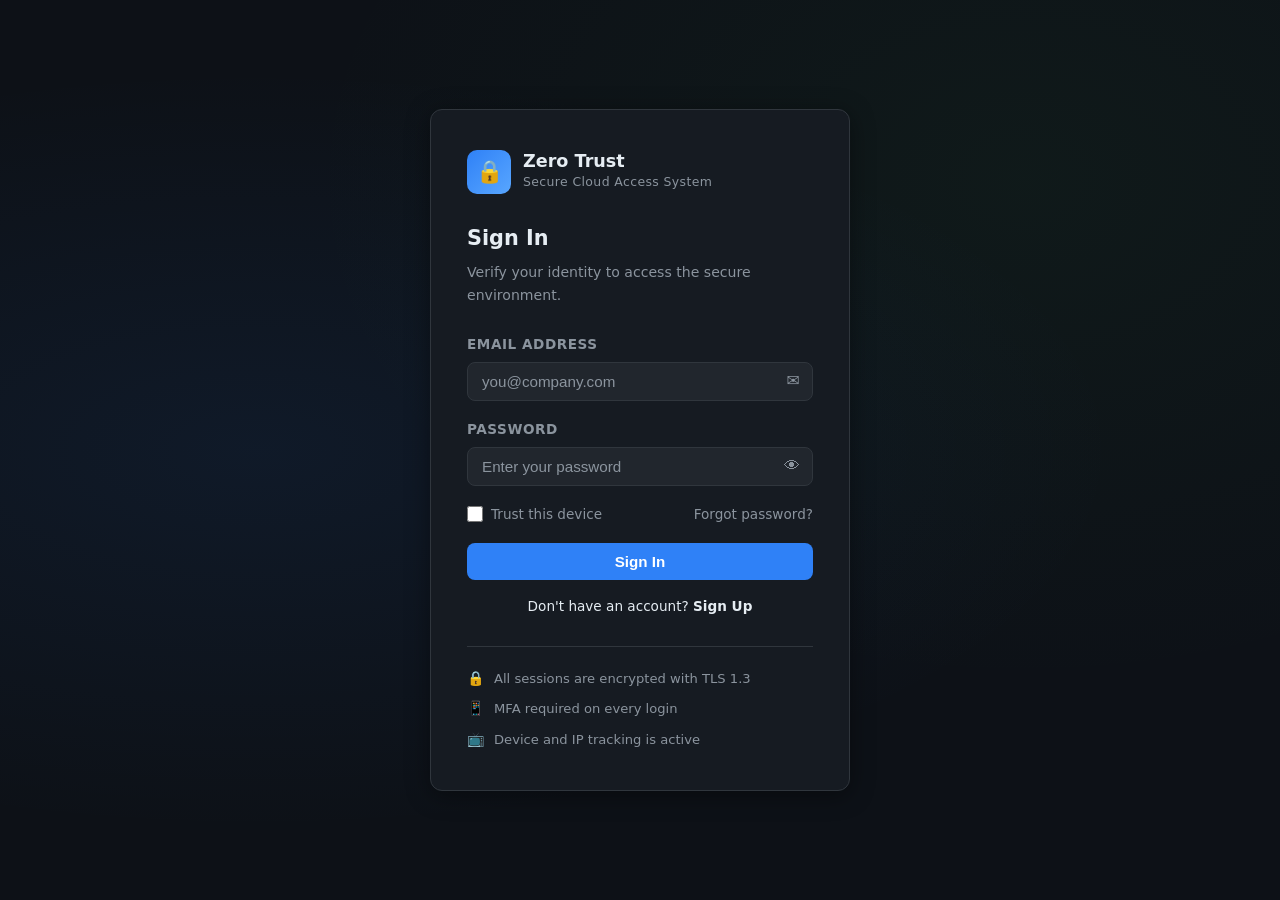
<file: frontend/index.html>
<!DOCTYPE html>
<html lang="en">
<head>
  <meta charset="UTF-8" />
  <meta http-equiv="refresh" content="0; url=pages/login.html" />
  <title>Zero Trust Secure Cloud Access</title>
</head>
<body>
  <p>Redirecting to <a href="pages/login.html">Login</a>...</p>
</body>
</html>
</file>
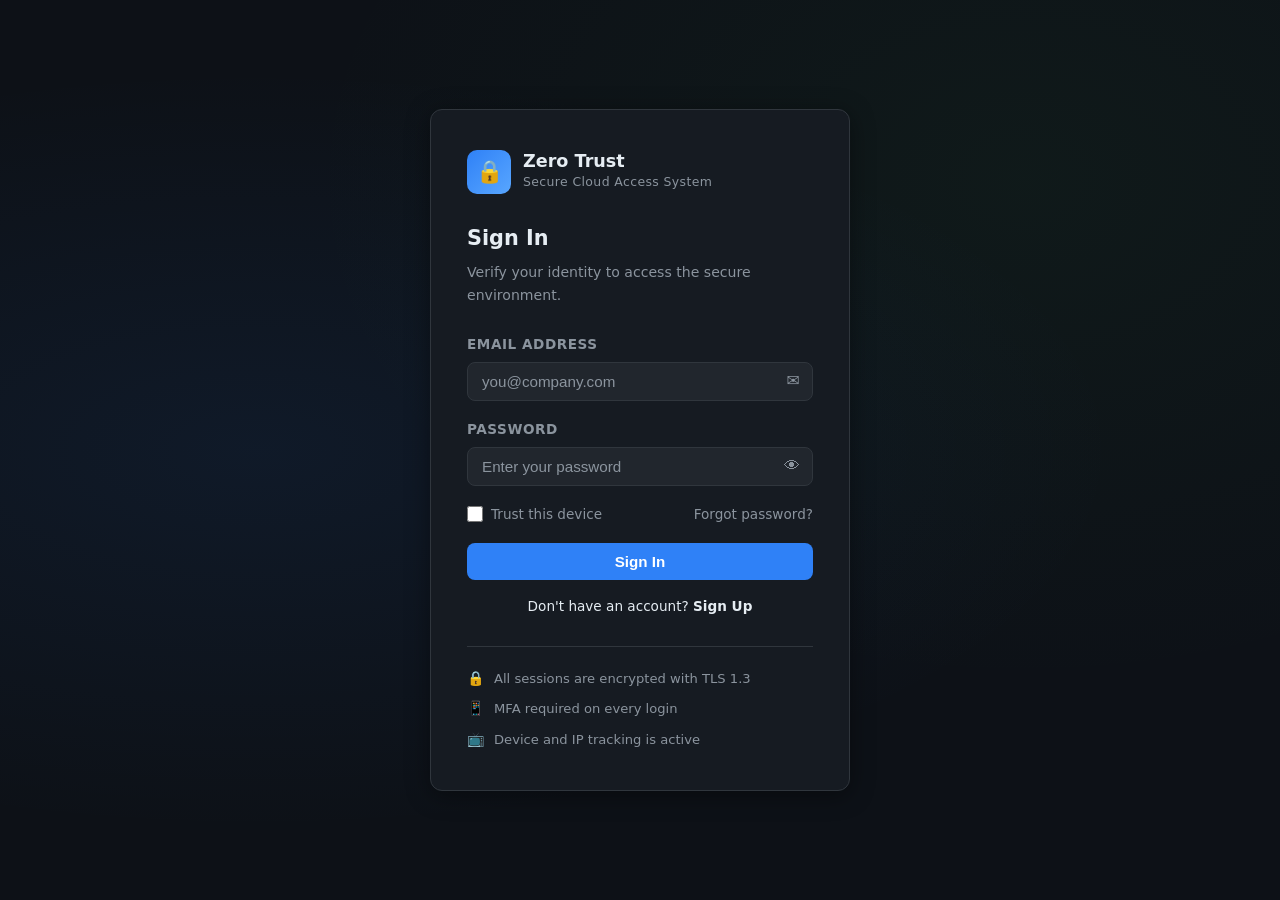
<file: frontend/pages/dashboard.html>
<!DOCTYPE html>
<html lang="en">
<head>
  <meta charset="UTF-8" />
  <meta name="viewport" content="width=device-width, initial-scale=1.0" />
  <title>Dashboard — Zero Trust Secure Cloud Access</title>
  <link rel="stylesheet" href="../css/global.css" />
  <link rel="stylesheet" href="../css/dashboard.css" />
</head>
<body>

<div class="layout">

  <!-- ── Sidebar ─────────────────────────────────────── -->
  <aside class="sidebar" id="sidebar">

    <div class="sidebar-brand">
      <div class="sidebar-brand-icon">&#128274;</div>
      <div>
        <div class="sidebar-brand-name">Zero Trust</div>
        <div class="sidebar-brand-sub">Cloud Access</div>
      </div>
    </div>

    <nav class="sidebar-nav">

      <span class="nav-section-label">Overview</span>

      <a href="#" class="nav-item active" data-section="overview">
        <span class="nav-icon">&#127968;</span> Dashboard
      </a>

      <span class="nav-section-label">Security</span>

      <a href="#" class="nav-item" data-section="devices">
        <span class="nav-icon">&#128187;</span> Devices
        <span class="nav-badge" id="deviceBadge">0</span>
      </a>
      <a href="#" class="nav-item" data-section="ipLogs">
        <span class="nav-icon">&#127760;</span> IP Tracking
      </a>
      <a href="#" class="nav-item" data-section="loginLogs">
        <span class="nav-icon">&#128196;</span> Login Logs
      </a>
      <a href="#" class="nav-item" data-section="mfa">
        <span class="nav-icon">&#128241;</span> MFA Settings
      </a>

      <span class="nav-section-label">Account</span>

      <a href="#" class="nav-item" data-section="profile">
        <span class="nav-icon">&#128100;</span> Profile
      </a>
      <a href="#" class="nav-item" data-section="sessions">
        <span class="nav-icon">&#128279;</span> Active Sessions
      </a>

      <span class="nav-section-label admin-only" style="display:none;">Administration</span>
      <a href="#" class="nav-item admin-only" data-section="admin" style="display:none;">
        <span class="nav-icon">&#9881;</span> User Management
      </a>

    </nav>

    <div class="sidebar-footer">
      <div class="user-info">
        <div class="user-avatar" id="sidebarAvatar">?</div>
        <div>
          <div class="user-name" id="sidebarUserName">Loading…</div>
          <div class="user-role" id="sidebarUserRole">—</div>
        </div>
      </div>
    </div>

  </aside>

  <!-- ── Main content ────────────────────────────────── -->
  <main class="main-content">

    <!-- Top bar -->
    <header class="topbar">
      <div class="topbar-title">
        <h2 id="pageTitle">Dashboard</h2>
        <p id="pageSubtitle">Security overview</p>
      </div>
      <div class="topbar-actions">
        <div class="topbar-clock" id="liveClock">--:--:--</div>
        <button class="btn btn-danger" id="logoutBtn">&#128274; Logout</button>
      </div>
    </header>

    <!-- Page body -->
    <div class="page-body">

      <!-- ══ SECTION: overview ══ -->
      <section data-section="overview">

        <!-- Stat cards -->
        <div class="stats-grid">
          <div class="stat-card">
            <div class="stat-icon blue">&#128274;</div>
            <div><div class="stat-value" id="statSessions">—</div><div class="stat-label">Active Sessions</div></div>
          </div>
          <div class="stat-card">
            <div class="stat-icon green">&#128187;</div>
            <div><div class="stat-value" id="statDevices">—</div><div class="stat-label">Trusted Devices</div></div>
          </div>
          <div class="stat-card">
            <div class="stat-icon yellow">&#127760;</div>
            <div><div class="stat-value" id="statIPs">—</div><div class="stat-label">Unique IPs (30d)</div></div>
          </div>
          <div class="stat-card">
            <div class="stat-icon red">&#9888;</div>
            <div><div class="stat-value" id="statThreats">—</div><div class="stat-label">Blocked Attempts</div></div>
          </div>
        </div>

        <!-- Security status -->
        <div class="card" style="margin-top:20px;">
          <div class="card-header">
            <span class="card-title">&#128272; Security Status</span>
            <span class="badge badge-success" id="overallStatus">SECURE</span>
          </div>
          <div class="card-body">
            <div class="security-grid">
              <div class="security-item">
                <span class="security-item-icon">&#128241;</span>
                <div class="security-item-info">
                  <div class="security-item-label">Multi-Factor Auth</div>
                  <div class="security-item-value" id="mfaStatus">—</div>
                </div>
                <span class="badge badge-success" id="mfaBadge">ON</span>
              </div>
              <div class="security-item">
                <span class="security-item-icon">&#128187;</span>
                <div class="security-item-info">
                  <div class="security-item-label">Current Device</div>
                  <div class="security-item-value" id="deviceStatus">—</div>
                </div>
                <span class="badge badge-success" id="deviceBadgeStatus">Trusted</span>
              </div>
              <div class="security-item">
                <span class="security-item-icon">&#127760;</span>
                <div class="security-item-info">
                  <div class="security-item-label">IP Address</div>
                  <div class="security-item-value font-mono" id="ipStatus">—</div>
                </div>
                <span class="badge badge-info" id="ipBadge">Known</span>
              </div>
              <div class="security-item">
                <span class="security-item-icon">&#128336;</span>
                <div class="security-item-info">
                  <div class="security-item-label">Last Login</div>
                  <div class="security-item-value" id="lastLogin">—</div>
                </div>
              </div>
              <div class="security-item">
                <span class="security-item-icon">&#128260;</span>
                <div class="security-item-info">
                  <div class="security-item-label">Session Token</div>
                  <div class="security-item-value font-mono" id="tokenPreview">—</div>
                </div>
                <span class="badge badge-success">JWT</span>
              </div>
              <div class="security-item">
                <span class="security-item-icon">&#128274;</span>
                <div class="security-item-info">
                  <div class="security-item-label">Session Expires</div>
                  <div class="security-item-value" id="sessionExpiry">—</div>
                </div>
              </div>
            </div>
          </div>
        </div>

        <!-- Risk score -->
        <div class="card" style="margin-top:24px;">
          <div class="card-header">
            <span class="card-title">&#127919; Risk Assessment</span>
            <span class="badge badge-info" id="riskLevelBadge">Calculating…</span>
          </div>
          <div class="card-body">
            <div style="display:flex;align-items:flex-start;gap:28px;flex-wrap:wrap;">
              <div id="riskScoreCircle" style="min-width:90px;height:90px;border-radius:50%;display:flex;flex-direction:column;align-items:center;justify-content:center;background:var(--bg-tertiary);border:3px solid var(--border);flex-shrink:0;">
                <span id="riskScoreValue" style="font-size:1.8rem;font-weight:900;line-height:1;">—</span>
                <span style="font-size:0.65rem;color:var(--text-muted);margin-top:2px;">/100</span>
              </div>
              <div style="flex:1;min-width:200px;">
                <div style="font-size:0.82rem;font-weight:600;color:var(--text-secondary);margin-bottom:10px;">Risk Factors</div>
                <div id="riskFactors" style="margin-bottom:16px;"></div>
                <div id="riskRecommendations"></div>
              </div>
            </div>
          </div>
        </div>
      </section>

      <!-- ══ SECTION: devices ══ -->
      <section data-section="devices" style="display:none;">
        <div class="card">
          <div class="card-header">
            <span class="card-title">&#128187; Trusted Devices</span>
            <button class="btn btn-ghost" style="padding:6px 12px;font-size:0.82rem;" onclick="dashboard.loadDevices()">Refresh</button>
          </div>
          <div class="card-body" style="padding:0;">
            <div class="table-wrap">
              <table>
                <thead>
                  <tr>
                    <th>Device Label</th><th>OS</th><th>Browser</th><th>Fingerprint</th>
                    <th>First Seen</th><th>Last Seen</th><th>Status</th><th>Action</th>
                  </tr>
                </thead>
                <tbody id="devicesBody">
                  <tr><td colspan="8" class="text-muted text-center" style="padding:24px;">Loading…</td></tr>
                </tbody>
              </table>
            </div>
          </div>
        </div>
      </section>

      <!-- ══ SECTION: ipLogs ══ -->
      <section data-section="ipLogs" style="display:none;">
        <div class="card">
          <div class="card-header">
            <span class="card-title">&#127760; IP Tracking</span>
            <button class="btn btn-ghost" style="padding:6px 12px;font-size:0.82rem;" onclick="dashboard.loadIpLogs()">Refresh</button>
          </div>
          <div class="card-body" style="padding:0;">
            <div class="table-wrap">
              <table>
                <thead>
                  <tr><th>IP Address</th><th>Date &amp; Time</th><th>Device</th><th>Location</th><th>Result</th></tr>
                </thead>
                <tbody id="ipLogsBody">
                  <tr><td colspan="5" class="text-muted text-center" style="padding:24px;">Loading…</td></tr>
                </tbody>
              </table>
            </div>
          </div>
        </div>
      </section>

      <!-- ══ SECTION: loginLogs ══ -->
      <section data-section="loginLogs" style="display:none;">
        <div class="card">
          <div class="card-header">
            <span class="card-title">&#128196; Login Activity</span>
            <div style="display:flex;gap:8px;">
              <button class="btn btn-ghost" style="padding:6px 12px;font-size:0.82rem;" onclick="dashboard.loadLoginLogs()">Refresh</button>
              <button class="btn btn-ghost" style="padding:6px 12px;font-size:0.82rem;" id="exportLogsBtn">&#11015; Export CSV</button>
            </div>
          </div>
          <div class="card-body" style="padding:0;">
            <div class="table-wrap">
              <table>
                <thead>
                  <tr><th>Date &amp; Time</th><th>IP Address</th><th>Device</th><th>Location</th><th>Status</th><th>MFA Used</th></tr>
                </thead>
                <tbody id="loginLogsBody">
                  <tr><td colspan="6" class="text-muted text-center" style="padding:24px;">Loading…</td></tr>
                </tbody>
              </table>
            </div>
          </div>
        </div>
      </section>

      <!-- ══ SECTION: mfa ══ -->
      <section data-section="mfa" style="display:none;">
        <div class="card">
          <div class="card-header"><span class="card-title">&#128241; MFA Settings</span></div>
          <div class="card-body">
            <div class="security-grid">
              <div class="security-item">
                <span class="security-item-icon">&#128241;</span>
                <div class="security-item-info">
                  <div class="security-item-label">Email OTP</div>
                  <div class="security-item-value">One-time password sent to your email</div>
                </div>
                <span class="badge" id="mfaStatusBadge">—</span>
              </div>
            </div>
            <div style="margin-top:24px;padding:20px;background:var(--bg-tertiary);border-radius:8px;border:1px solid var(--border);">
              <p style="color:var(--text-secondary);font-size:0.9rem;margin-bottom:16px;">
                Multi-factor authentication adds an extra layer of security by requiring a one-time code from your email every time you sign in.
              </p>
              <p id="mfaCurrentStatus" style="margin-bottom:16px;font-weight:600;"></p>
              <p style="color:var(--text-muted);font-size:0.82rem;">Contact your administrator to enable or disable MFA for your account.</p>
            </div>
          </div>
        </div>
      </section>

      <!-- ══ SECTION: profile ══ -->
      <section data-section="profile" style="display:none;">
        <!-- View card -->
        <div class="card">
          <div class="card-header"><span class="card-title">&#128100; Profile</span></div>
          <div class="card-body">
            <div class="security-grid">
              <div class="security-item">
                <span class="security-item-icon">&#128100;</span>
                <div class="security-item-info">
                  <div class="security-item-label">Full Name</div>
                  <div class="security-item-value" id="profileName">—</div>
                </div>
              </div>
              <div class="security-item">
                <span class="security-item-icon">&#128140;</span>
                <div class="security-item-info">
                  <div class="security-item-label">Email Address</div>
                  <div class="security-item-value font-mono" id="profileEmail">—</div>
                </div>
              </div>
              <div class="security-item">
                <span class="security-item-icon">&#128274;</span>
                <div class="security-item-info">
                  <div class="security-item-label">Role</div>
                  <div class="security-item-value" id="profileRole">—</div>
                </div>
              </div>
              <div class="security-item">
                <span class="security-item-icon">&#128241;</span>
                <div class="security-item-info">
                  <div class="security-item-label">MFA Status</div>
                  <div class="security-item-value" id="profileMfa">—</div>
                </div>
              </div>
            </div>
          </div>
        </div>

        <!-- Edit name card -->
        <div class="card" style="margin-top:20px;">
          <div class="card-header"><span class="card-title">&#9998; Edit Name</span></div>
          <div class="card-body">
            <div style="display:flex;gap:10px;align-items:center;flex-wrap:wrap;">
              <input type="text" id="editNameInput" placeholder="Enter your name"
                style="flex:1;min-width:200px;padding:10px 14px;background:var(--bg-tertiary);border:1px solid var(--border);border-radius:8px;color:var(--text-primary);font-size:0.95rem;" />
              <button class="btn btn-primary" id="saveNameBtn" style="padding:10px 20px;">Save Name</button>
            </div>
            <div id="profileMsg" style="display:none;margin-top:10px;font-size:0.88rem;font-weight:500;"></div>
          </div>
        </div>

      </section>

      <!-- ══ SECTION: sessions ══ -->
      <section data-section="sessions" style="display:none;">
        <div class="card">
          <div class="card-header">
            <span class="card-title">&#128279; Active Sessions</span>
            <button class="btn btn-danger" style="padding:6px 12px;font-size:0.82rem;" id="revokeAllBtn">Revoke All Others</button>
          </div>
          <div class="card-body" style="padding:0;">
            <div class="table-wrap">
              <table>
                <thead>
                  <tr><th>Session ID</th><th>Device</th><th>IP Address</th><th>Started</th><th>Action</th></tr>
                </thead>
                <tbody id="sessionsBody">
                  <tr><td colspan="5" class="text-muted text-center" style="padding:24px;">Loading…</td></tr>
                </tbody>
              </table>
            </div>
          </div>
        </div>
      </section>

      <!-- ══ SECTION: admin ══ -->
      <section data-section="admin" style="display:none;">
        <div class="card">
          <div class="card-header">
            <span class="card-title">&#9881; User Management</span>
            <button class="btn btn-ghost" style="padding:6px 12px;font-size:0.82rem;" onclick="dashboard.loadAdminUsers()">Refresh</button>
          </div>
          <div class="card-body" style="padding:0;">
            <div class="table-wrap">
              <table>
                <thead>
                  <tr>
                    <th>Name</th><th>Email</th><th>Role</th><th>Last IP</th><th>Last Login</th>
                    <th>Device</th><th>Device Trust</th><th>MFA</th><th>Status</th><th>Sessions</th><th>Actions</th>
                  </tr>
                </thead>
                <tbody id="adminUsersBody">
                  <tr><td colspan="11" class="text-muted text-center" style="padding:24px;">Loading…</td></tr>
                </tbody>
              </table>
            </div>
          </div>
        </div>
      </section>

    </div><!-- /page-body -->
  </main>
</div>

<script src="../js/device-fingerprint.js"></script>
<script src="../js/api.js?v=2"></script>
<script src="../js/auth.js"></script>
<script src="../js/dashboard.js"></script>

</body>
</html>
</file>
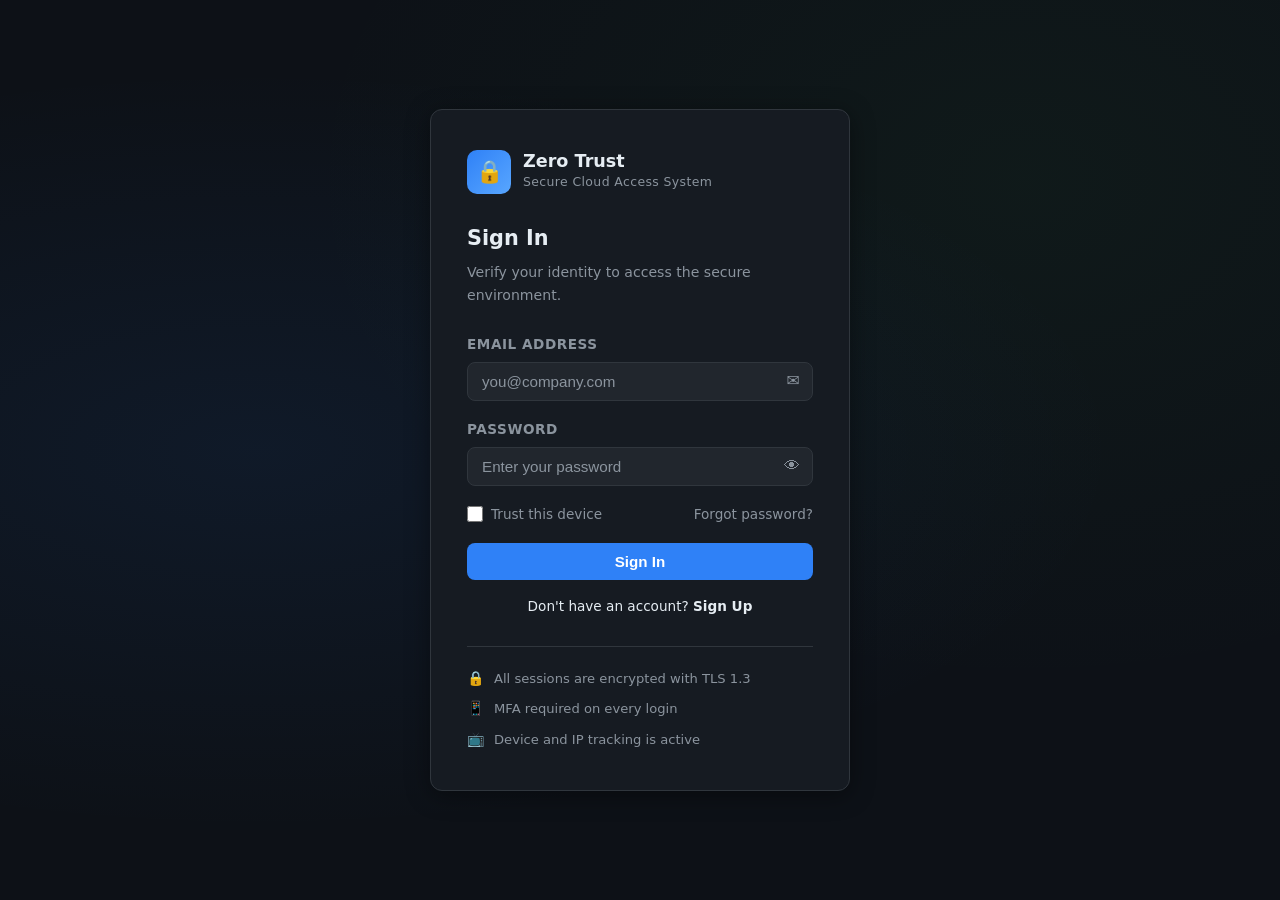
<file: frontend/pages/login.html>
<!DOCTYPE html>
<html lang="en">
<head>
  <meta charset="UTF-8" />
  <meta name="viewport" content="width=device-width, initial-scale=1.0" />
  <title>Login — Zero Trust Secure Cloud Access</title>
  <link rel="stylesheet" href="../css/global.css" />
  <link rel="stylesheet" href="../css/login.css" />
</head>
<body>

<div class="login-wrapper">
  <div class="login-card">

    <!-- Brand -->
    <div class="login-brand">
      <div class="brand-icon">&#128274;</div>
      <div class="brand-text">
        <h1>Zero Trust</h1>
        <p>Secure Cloud Access System</p>
      </div>
    </div>

    <!-- Title -->
    <h2 class="login-title">Sign In</h2>
    <p class="login-subtitle">Verify your identity to access the secure environment.</p>

    <!-- Alert -->
    <div id="loginAlert" class="alert alert-error mt-1"></div>

    <!-- Form -->
    <form class="login-form" id="loginForm" novalidate>

      <div class="form-group">
        <label for="email">Email Address</label>
        <div class="input-wrapper">
          <input
            type="email"
            id="email"
            name="email"
            placeholder="you@company.com"
            autocomplete="email"
            required
          />
          <span class="input-icon">&#9993;</span>
        </div>
      </div>

      <div class="form-group">
        <label for="password">Password</label>
        <div class="input-wrapper">
          <input
            type="password"
            id="password"
            name="password"
            placeholder="Enter your password"
            autocomplete="current-password"
            required
          />
          <span class="input-icon" id="togglePassword" title="Show/hide password">&#128065;</span>
        </div>
      </div>

      <div class="form-options">
        <label class="checkbox-label">
          <input type="checkbox" id="rememberDevice" />
          Trust this device
        </label>
        <a href="#" class="text-muted" style="font-size:0.85rem;">Forgot password?</a>
      </div>

      <button type="submit" class="btn btn-primary btn-full" id="loginBtn">
        Sign In
      </button>

    </form>

    <p style="text-align:center;font-size:0.85rem;color:var(--text-muted);margin-top:16px;">
      Don't have an account?
      <a href="signup.html" style="color:var(--accent);font-weight:600;">Sign Up</a>
    </p>

    <!-- Trust indicators -->
    <div class="trust-indicators">
      <div class="trust-item">
        <span>&#128274;</span>
        <span>All sessions are encrypted with TLS 1.3</span>
      </div>
      <div class="trust-item">
        <span>&#128241;</span>
        <span>MFA required on every login</span>
      </div>
      <div class="trust-item">
        <span>&#128250;</span>
        <span>Device and IP tracking is active</span>
      </div>
    </div>

  </div>
</div>

<script src="../js/device-fingerprint.js"></script>
<script src="../js/api.js?v=2"></script>
<script src="../js/auth.js"></script>

</body>
</html>
</file>
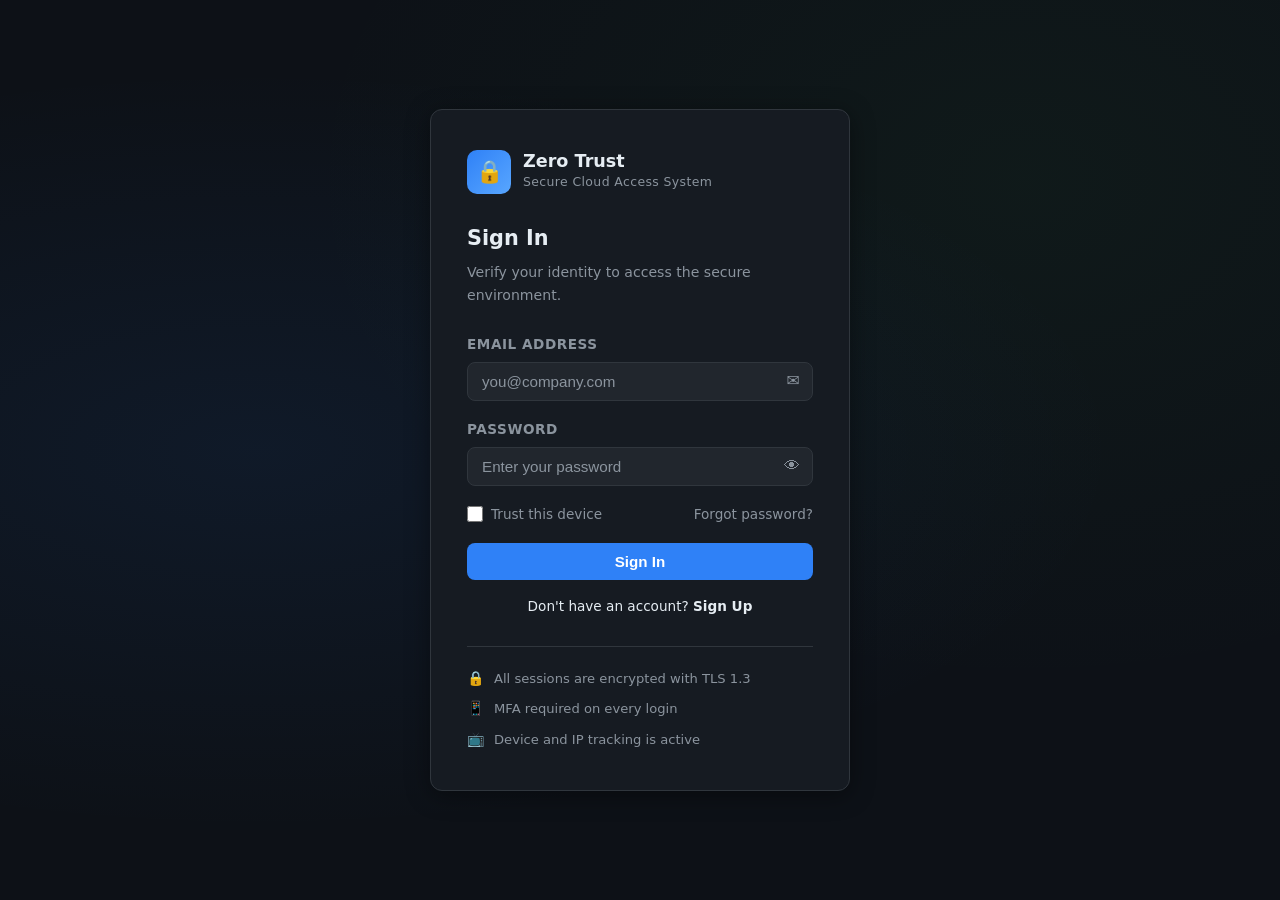
<file: frontend/pages/mfa-verify.html>
<!DOCTYPE html>
<html lang="en">
<head>
  <meta charset="UTF-8" />
  <meta name="viewport" content="width=device-width, initial-scale=1.0" />
  <title>MFA Verification — Zero Trust Secure Cloud Access</title>
  <link rel="stylesheet" href="../css/global.css" />
  <link rel="stylesheet" href="../css/login.css" />
  <style>
    .otp-group {
      display: flex;
      gap: 10px;
      justify-content: center;
      margin: 8px 0;
    }

    .otp-input {
      width: 52px !important;
      height: 58px;
      text-align: center;
      font-size: 1.4rem !important;
      font-weight: 700;
      padding: 0 !important;
      border-radius: var(--radius) !important;
      letter-spacing: 0;
    }

    .otp-input:focus {
      border-color: var(--color-primary);
      box-shadow: 0 0 0 3px rgba(47,129,247,0.25);
    }

    .resend-row {
      display: flex;
      align-items: center;
      justify-content: center;
      gap: 6px;
      font-size: 0.85rem;
      color: var(--color-text-muted);
      margin-top: 4px;
    }

    #resendBtn {
      background: none;
      border: none;
      color: var(--color-primary);
      font-size: 0.85rem;
      font-weight: 600;
      cursor: pointer;
      padding: 0;
      text-decoration: underline;
    }
    #resendBtn:disabled { color: var(--color-text-muted); text-decoration: none; cursor: not-allowed; }

    .method-tabs {
      display: flex;
      border: 1px solid var(--color-border);
      border-radius: var(--radius);
      overflow: hidden;
      margin-bottom: 20px;
    }

    .method-tab {
      flex: 1;
      padding: 9px;
      font-size: 0.82rem;
      font-weight: 600;
      text-align: center;
      cursor: pointer;
      background: var(--color-surface-alt);
      color: var(--color-text-muted);
      border: none;
      transition: background var(--transition), color var(--transition);
    }
    .method-tab.active {
      background: var(--color-primary);
      color: #fff;
    }

    .step-indicator {
      display: flex;
      align-items: center;
      gap: 8px;
      margin-bottom: 24px;
    }
    .step { display: flex; align-items: center; gap: 6px; font-size: 0.8rem; }
    .step-dot {
      width: 22px; height: 22px;
      border-radius: 50%;
      display: flex; align-items: center; justify-content: center;
      font-size: 0.72rem;
      font-weight: 700;
    }
    .step-dot.done { background: var(--color-success); color: #fff; }
    .step-dot.active { background: var(--color-primary); color: #fff; }
    .step-dot.pending { background: var(--color-surface-alt); color: var(--color-text-muted); border: 1px solid var(--color-border); }
    .step-line { flex: 1; height: 1px; background: var(--color-border); }
  </style>
</head>
<body>

<div class="login-wrapper">
  <div class="login-card">

    <!-- Brand -->
    <div class="login-brand">
      <div class="brand-icon">&#128272;</div>
      <div class="brand-text">
        <h1>Zero Trust</h1>
        <p>Multi-Factor Authentication</p>
      </div>
    </div>

    <!-- Step indicator -->
    <div class="step-indicator">
      <div class="step">
        <div class="step-dot done">&#10003;</div>
        <span class="text-muted">Login</span>
      </div>
      <div class="step-line"></div>
      <div class="step">
        <div class="step-dot active">2</div>
        <span>Verify</span>
      </div>
      <div class="step-line"></div>
      <div class="step">
        <div class="step-dot pending">3</div>
        <span class="text-muted">Access</span>
      </div>
    </div>

    <!-- Method tabs -->
    <div class="method-tabs">
      <button class="method-tab active" data-method="email" id="tabEmail">&#9993; Email OTP</button>
      <button class="method-tab" data-method="totp" id="tabTotp">&#128241; Authenticator</button>
    </div>

    <h2 class="login-title">Enter Verification Code</h2>
    <p class="login-subtitle" id="mfaSubtitle">
      A 6-digit code has been sent to your registered email address.
    </p>

    <!-- Alert -->
    <div id="mfaAlert" class="alert alert-error mt-1"></div>

    <form id="mfaForm" class="login-form" novalidate>

      <div class="form-group">
        <label>Verification Code</label>
        <div class="otp-group">
          <input class="otp-input" type="text" maxlength="1" inputmode="numeric" pattern="[0-9]" id="otp0" />
          <input class="otp-input" type="text" maxlength="1" inputmode="numeric" pattern="[0-9]" id="otp1" />
          <input class="otp-input" type="text" maxlength="1" inputmode="numeric" pattern="[0-9]" id="otp2" />
          <input class="otp-input" type="text" maxlength="1" inputmode="numeric" pattern="[0-9]" id="otp3" />
          <input class="otp-input" type="text" maxlength="1" inputmode="numeric" pattern="[0-9]" id="otp4" />
          <input class="otp-input" type="text" maxlength="1" inputmode="numeric" pattern="[0-9]" id="otp5" />
        </div>
      </div>

      <div class="resend-row">
        <span id="timerText">Resend code in <strong id="countdown">60</strong>s</span>
        <button type="button" id="resendBtn" disabled>Resend</button>
      </div>

      <button type="submit" class="btn btn-primary btn-full" id="verifyBtn">
        Verify &amp; Continue
      </button>

      <a href="login.html" class="btn btn-ghost btn-full">&#8592; Back to Login</a>

    </form>

    <!-- Trust indicators -->
    <div class="trust-indicators">
      <div class="trust-item">
        <span>&#8987;</span>
        <span>OTP expires in 10 minutes</span>
      </div>
      <div class="trust-item">
        <span>&#128272;</span>
        <span>Max 5 attempts before lockout</span>
      </div>
    </div>

  </div>
</div>

<script src="../js/device-fingerprint.js"></script>
<script src="../js/api.js?v=2"></script>
<script src="../js/auth.js"></script>
<script src="../js/mfa.js"></script>

</body>
</html>
</file>
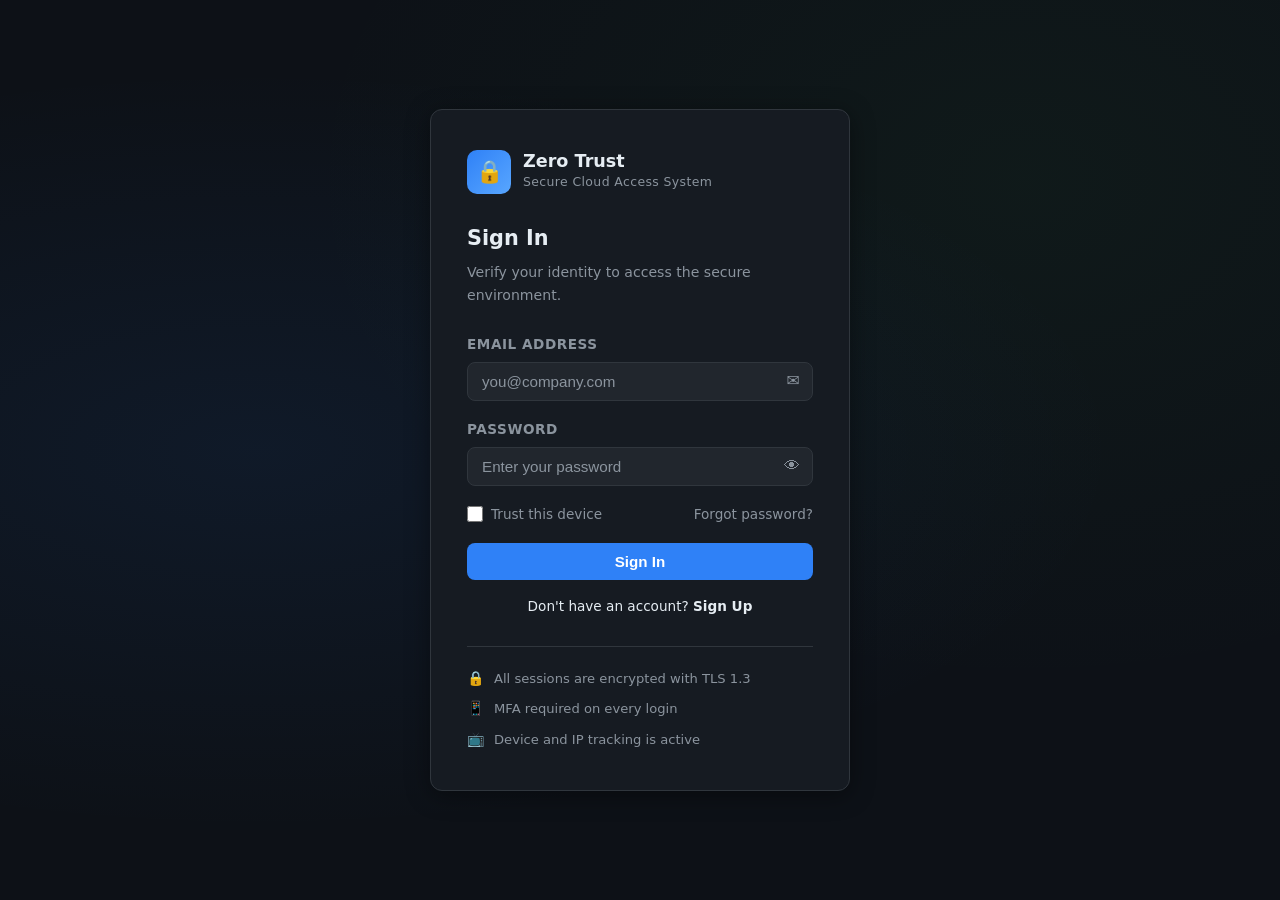
<file: frontend/pages/notes.html>
<!DOCTYPE html>
<html lang="en">
<head>
  <meta charset="UTF-8" />
  <meta name="viewport" content="width=device-width, initial-scale=1.0" />
  <title>Secure Notes — Zero Trust</title>
  <link rel="stylesheet" href="../css/global.css" />
  <link rel="stylesheet" href="../css/notes.css" />
</head>
<body>

<div class="notes-layout">

  <!-- ── Top bar ─────────────────────────────────────────── -->
  <header class="notes-topbar">
    <div class="notes-brand">
      <span class="notes-brand-icon">&#128274;</span>
      <div>
        <div>Zero Trust <span style="color:var(--accent);">Secure Notes</span></div>
        <div style="font-size:0.7rem;font-weight:400;color:var(--text-muted);">End-to-end encrypted · Private to you</div>
      </div>
    </div>

    <div class="topbar-right">
      <div class="topbar-clock" id="liveClock">--:--:--</div>
      <div class="user-chip">
        <div class="user-chip-avatar" id="userAvatar">?</div>
        <span id="userName">Loading…</span>
      </div>
      <button class="btn btn-danger" id="logoutBtn" style="padding:6px 14px;font-size:0.82rem;">&#128274; Logout</button>
    </div>
  </header>

  <!-- ── Security banner ────────────────────────────────── -->
  <div id="securityBanner" class="security-banner secure" style="display:none;"></div>

  <!-- ── Main ───────────────────────────────────────────── -->
  <main class="notes-main">

    <div class="notes-header">
      <div>
        <div class="notes-title">&#128196; My Confidential Notes</div>
        <div class="notes-count" id="notesCount">Loading…</div>
      </div>
      <button class="btn btn-primary" id="addNoteBtn" style="gap:6px;">
        &#43; Add Note
      </button>
    </div>

    <div class="notes-grid" id="notesGrid">
      <div class="notes-empty">
        <div class="notes-empty-icon">&#128196;</div>
        <div class="notes-empty-text">Loading notes…</div>
      </div>
    </div>

  </main>
</div>

<!-- ── Add / Edit Modal ─────────────────────────────────── -->
<div class="modal-overlay" id="noteModal">
  <div class="modal">
    <div class="modal-header">
      <span class="modal-title" id="modalTitle">New Note</span>
      <button class="modal-close" id="modalClose">&#10005;</button>
    </div>

    <div id="modalAlert" class="alert" style="margin-bottom:0;"></div>

    <div class="form-group" style="margin:0;">
      <label for="noteTitle">Title</label>
      <input type="text" id="noteTitle" placeholder="Note title…" maxlength="200" />
    </div>

    <div class="form-group" style="margin:0;">
      <label for="noteContent">Content</label>
      <textarea id="noteContent" placeholder="Write your confidential note here…" maxlength="10000"></textarea>
    </div>

    <div class="modal-footer">
      <button class="btn btn-ghost" id="modalCancel">Cancel</button>
      <button class="btn btn-primary" id="modalSave">Save Note</button>
    </div>
  </div>
</div>

<script src="../js/device-fingerprint.js"></script>
<script src="../js/api.js?v=2"></script>
<script src="../js/auth.js"></script>
<script src="../js/notes.js"></script>

</body>
</html>
</file>
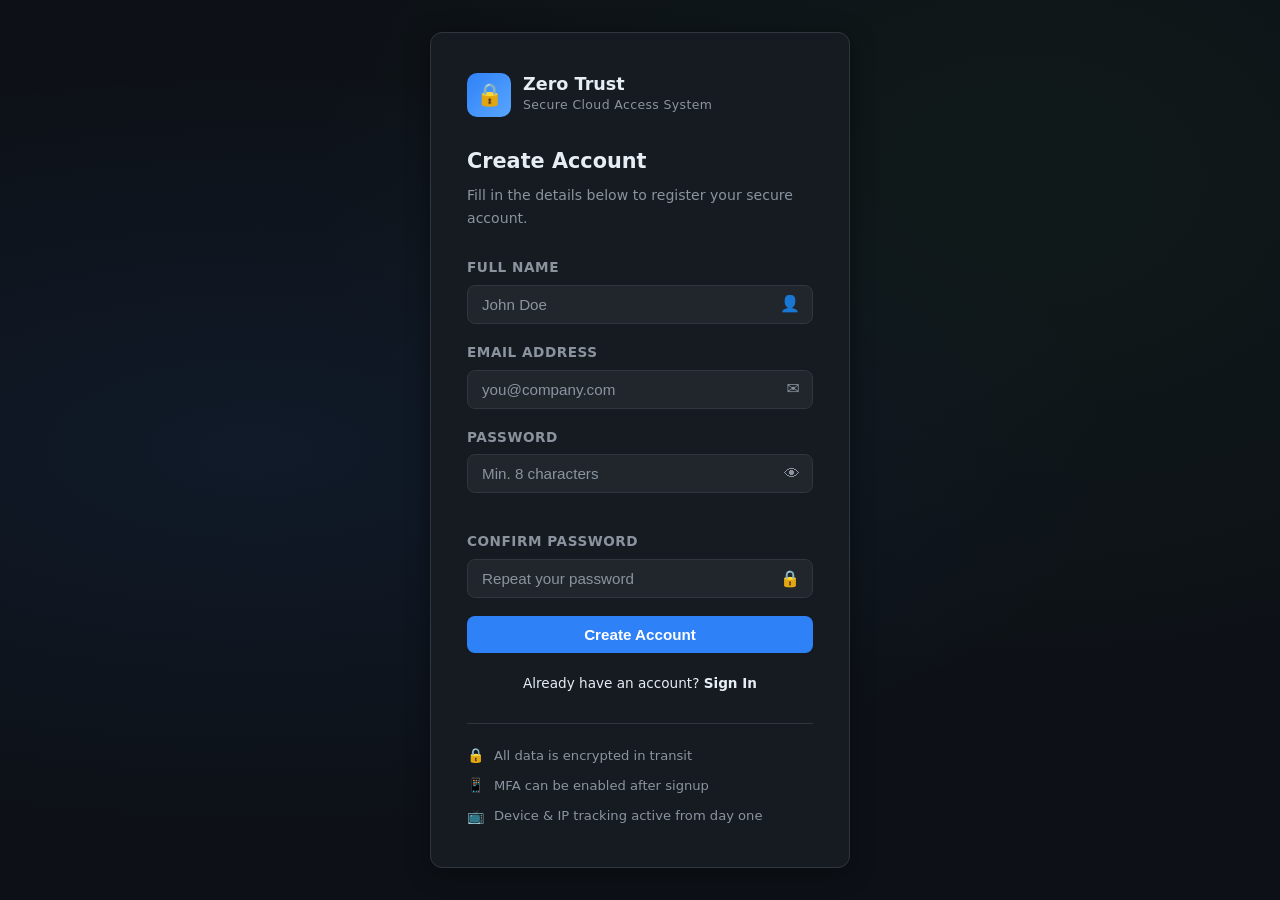
<file: frontend/pages/signup.html>
<!DOCTYPE html>
<html lang="en">
<head>
  <meta charset="UTF-8" />
  <meta name="viewport" content="width=device-width, initial-scale=1.0" />
  <title>Sign Up — Zero Trust Secure Cloud Access</title>
  <link rel="stylesheet" href="../css/global.css" />
  <link rel="stylesheet" href="../css/login.css" />
  <style>
    .password-strength { margin-top: 6px; }
    .strength-bar {
      height: 4px;
      border-radius: 2px;
      background: var(--border);
      overflow: hidden;
      margin-bottom: 4px;
    }
    .strength-fill {
      height: 100%;
      border-radius: 2px;
      transition: width 0.3s, background 0.3s;
      width: 0%;
    }
    .strength-text { font-size: 0.75rem; color: var(--text-muted); }
  </style>
</head>
<body>

<div class="login-wrapper">
  <div class="login-card">

    <div class="login-brand">
      <div class="brand-icon">&#128274;</div>
      <div class="brand-text">
        <h1>Zero Trust</h1>
        <p>Secure Cloud Access System</p>
      </div>
    </div>

    <h2 class="login-title">Create Account</h2>
    <p class="login-subtitle">Fill in the details below to register your secure account.</p>

    <div id="signupAlert" class="alert mt-1"></div>

    <form class="login-form" id="signupForm" novalidate>

      <!-- Full Name -->
      <div class="form-group">
        <label for="fullName">Full Name</label>
        <div class="input-wrapper">
          <input type="text" id="fullName" placeholder="John Doe" maxlength="100" required />
          <span class="input-icon">&#128100;</span>
        </div>
      </div>

      <!-- Email -->
      <div class="form-group">
        <label for="email">Email Address</label>
        <div class="input-wrapper">
          <input type="email" id="email" placeholder="you@company.com" autocomplete="email" required />
          <span class="input-icon">&#9993;</span>
        </div>
      </div>

      <!-- Password -->
      <div class="form-group">
        <label for="password">Password</label>
        <div class="input-wrapper">
          <input type="password" id="password" placeholder="Min. 8 characters"
                 autocomplete="new-password" required />
          <span class="input-icon" id="togglePassword" title="Show/hide password">&#128065;</span>
        </div>
        <div class="password-strength">
          <div class="strength-bar"><div class="strength-fill" id="strengthFill"></div></div>
          <span class="strength-text" id="strengthText"></span>
        </div>
      </div>

      <!-- Confirm Password -->
      <div class="form-group">
        <label for="confirmPassword">Confirm Password</label>
        <div class="input-wrapper">
          <input type="password" id="confirmPassword" placeholder="Repeat your password"
                 autocomplete="new-password" required />
          <span class="input-icon">&#128274;</span>
        </div>
      </div>

      <button type="submit" class="btn btn-primary btn-full" id="signupBtn">
        Create Account
      </button>

    </form>

    <p style="text-align:center;font-size:0.85rem;color:var(--text-muted);margin-top:20px;">
      Already have an account?
      <a href="login.html" style="color:var(--accent);font-weight:600;">Sign In</a>
    </p>

    <div class="trust-indicators">
      <div class="trust-item"><span>&#128274;</span><span>All data is encrypted in transit</span></div>
      <div class="trust-item"><span>&#128241;</span><span>MFA can be enabled after signup</span></div>
      <div class="trust-item"><span>&#128250;</span><span>Device &amp; IP tracking active from day one</span></div>
    </div>

  </div>
</div>

<script src="../js/api.js"></script>
<script src="../js/signup.js"></script>

</body>
</html>
</file>
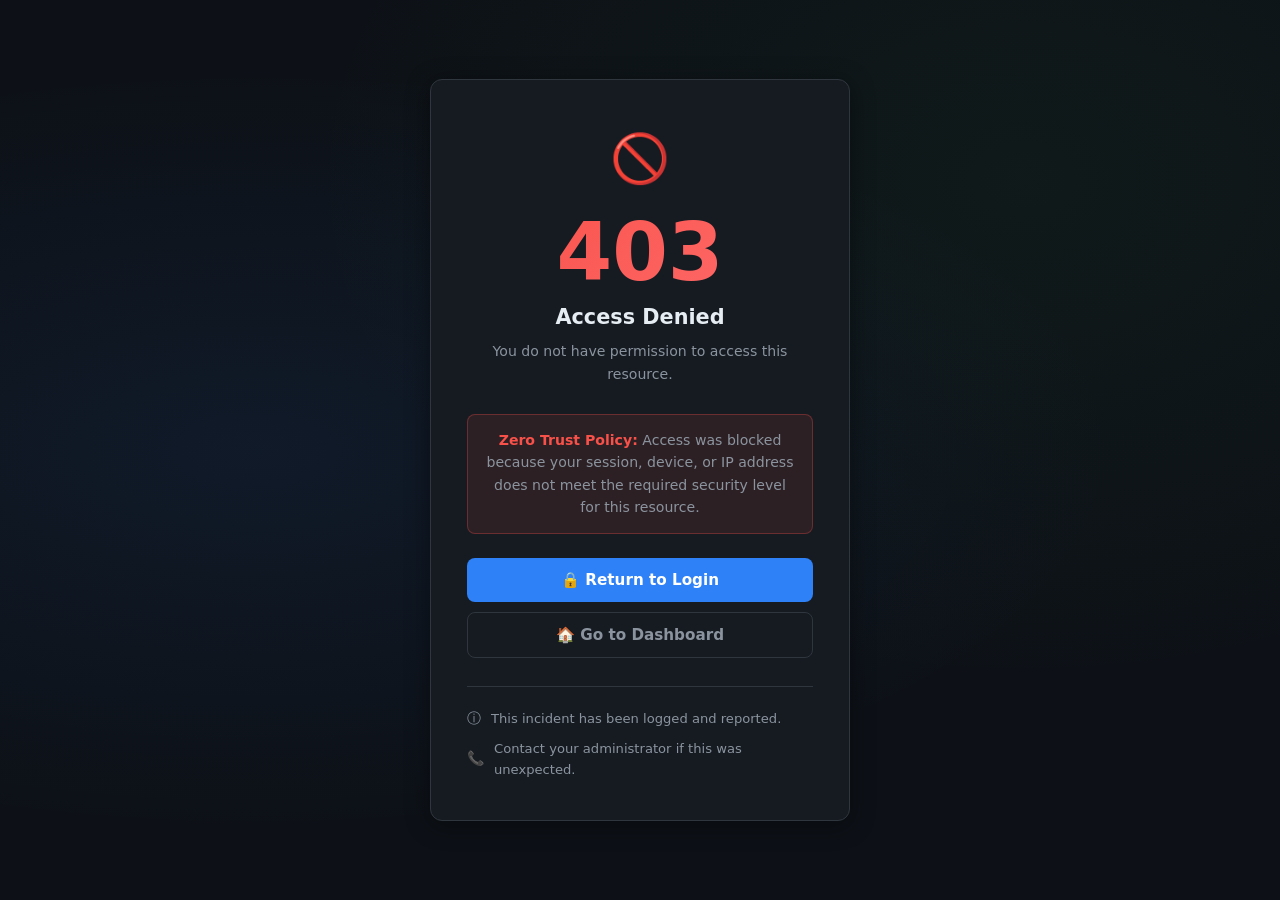
<file: frontend/pages/unauthorized.html>
<!DOCTYPE html>
<html lang="en">
<head>
  <meta charset="UTF-8" />
  <meta name="viewport" content="width=device-width, initial-scale=1.0" />
  <title>Access Denied — Zero Trust Secure Cloud Access</title>
  <link rel="stylesheet" href="../css/global.css" />
  <link rel="stylesheet" href="../css/login.css" />
  <style>
    .error-code {
      font-size: 5rem;
      font-weight: 900;
      line-height: 1;
      background: linear-gradient(135deg, var(--color-danger), #ff6b6b);
      -webkit-background-clip: text;
      -webkit-text-fill-color: transparent;
      background-clip: text;
      margin-bottom: 8px;
    }

    .error-icon {
      font-size: 3rem;
      margin-bottom: 16px;
    }

    .reason-box {
      background: rgba(248,81,73,0.1);
      border: 1px solid rgba(248,81,73,0.3);
      border-radius: var(--radius);
      padding: 14px 16px;
      font-size: 0.88rem;
      color: var(--color-text-muted);
      margin: 16px 0 24px;
    }

    .reason-box strong { color: var(--color-danger); }

    .action-group {
      display: flex;
      flex-direction: column;
      gap: 10px;
    }
  </style>
</head>
<body>

<div class="login-wrapper">
  <div class="login-card" style="text-align:center;">

    <div class="error-icon">&#128683;</div>
    <div class="error-code">403</div>
    <h2 class="login-title">Access Denied</h2>
    <p class="login-subtitle">You do not have permission to access this resource.</p>

    <div class="reason-box">
      <strong>Zero Trust Policy:</strong> Access was blocked because your session, device, or IP address
      does not meet the required security level for this resource.
    </div>

    <div class="action-group">
      <a href="login.html" class="btn btn-primary btn-full">&#128274; Return to Login</a>
      <a href="dashboard.html" class="btn btn-ghost btn-full">&#127968; Go to Dashboard</a>
    </div>

    <div class="trust-indicators" style="text-align:left;">
      <div class="trust-item">
        <span>&#9432;</span>
        <span>This incident has been logged and reported.</span>
      </div>
      <div class="trust-item">
        <span>&#128222;</span>
        <span>Contact your administrator if this was unexpected.</span>
      </div>
    </div>

  </div>
</div>

</body>
</html>
</file>
<file: frontend/css/global.css>
:root {
  --color-bg:           #0d1117;
  --color-surface:      #161b22;
  --color-surface-alt:  #21262d;
  --color-border:       #30363d;
  --color-primary:      #2f81f7;
  --color-primary-dark: #1f6feb;
  --color-success:      #3fb950;
  --color-warning:      #d29922;
  --color-danger:       #f85149;
  --color-text:         #e6edf3;
  --color-text-muted:   #8b949e;
  --radius:             8px;
  --radius-lg:          12px;
  --shadow:             0 4px 24px rgba(0,0,0,0.4);
  --transition:         0.2s ease;
  --font:               'Segoe UI', system-ui, -apple-system, sans-serif;
  --font-mono:          'Consolas', 'Cascadia Code', monospace;
}

*, *::before, *::after {
  box-sizing: border-box;
  margin: 0;
  padding: 0;
}

html { font-size: 16px; scroll-behavior: smooth; }

body {
  font-family: var(--font);
  background-color: var(--color-bg);
  color: var(--color-text);
  min-height: 100vh;
  line-height: 1.6;
  -webkit-font-smoothing: antialiased;
}

a {
  color: var(--color-primary);
  text-decoration: none;
  transition: color var(--transition);
}
a:hover { color: var(--color-primary-dark); text-decoration: underline; }

/* ── Buttons ─────────────────────────────────────────────── */
.btn {
  display: inline-flex;
  align-items: center;
  justify-content: center;
  gap: 8px;
  padding: 10px 20px;
  border: none;
  border-radius: var(--radius);
  font-size: 0.95rem;
  font-weight: 600;
  cursor: pointer;
  transition: background var(--transition), opacity var(--transition), transform var(--transition);
  user-select: none;
}
.btn:active { transform: scale(0.98); }
.btn:disabled { opacity: 0.5; cursor: not-allowed; transform: none; }

.btn-primary  { background: var(--color-primary);  color: #fff; }
.btn-primary:hover:not(:disabled)  { background: var(--color-primary-dark); }

.btn-danger   { background: var(--color-danger);   color: #fff; }
.btn-danger:hover:not(:disabled)   { background: #b91c1c; }

.btn-ghost {
  background: transparent;
  color: var(--color-text-muted);
  border: 1px solid var(--color-border);
}
.btn-ghost:hover:not(:disabled) {
  background: var(--color-surface-alt);
  color: var(--color-text);
}

.btn-full { width: 100%; }

/* ── Form elements ───────────────────────────────────────── */
.form-group { display: flex; flex-direction: column; gap: 6px; }

label {
  font-size: 0.85rem;
  font-weight: 600;
  color: var(--color-text-muted);
  text-transform: uppercase;
  letter-spacing: 0.04em;
}

input[type="text"],
input[type="email"],
input[type="password"],
input[type="number"] {
  background: var(--color-surface-alt);
  border: 1px solid var(--color-border);
  border-radius: var(--radius);
  color: var(--color-text);
  font-size: 0.95rem;
  padding: 10px 14px;
  width: 100%;
  transition: border-color var(--transition), box-shadow var(--transition);
  outline: none;
}
input:focus {
  border-color: var(--color-primary);
  box-shadow: 0 0 0 3px rgba(47,129,247,0.2);
}
input::placeholder { color: var(--color-text-muted); }

/* ── Alerts ──────────────────────────────────────────────── */
.alert {
  padding: 12px 16px;
  border-radius: var(--radius);
  font-size: 0.9rem;
  font-weight: 500;
  display: none;
}
.alert.show   { display: block; }
.alert-error  { background: rgba(248,81,73,0.15); border: 1px solid var(--color-danger);  color: var(--color-danger);  }
.alert-success{ background: rgba(63,185,80,0.15); border: 1px solid var(--color-success); color: var(--color-success); }
.alert-warn   { background: rgba(210,153,34,0.15);border: 1px solid var(--color-warning); color: var(--color-warning); }

/* ── Badge ───────────────────────────────────────────────── */
.badge {
  display: inline-block;
  padding: 2px 10px;
  border-radius: 20px;
  font-size: 0.78rem;
  font-weight: 700;
  text-transform: uppercase;
  letter-spacing: 0.05em;
}
.badge-success { background: rgba(63,185,80,0.15);  color: var(--color-success); }
.badge-danger  { background: rgba(248,81,73,0.15);  color: var(--color-danger);  }
.badge-warn    { background: rgba(210,153,34,0.15); color: var(--color-warning); }
.badge-info    { background: rgba(47,129,247,0.15); color: var(--color-primary); }

/* ── Spinner ─────────────────────────────────────────────── */
.spinner {
  width: 18px; height: 18px;
  border: 2px solid rgba(255,255,255,0.3);
  border-top-color: #fff;
  border-radius: 50%;
  animation: spin 0.7s linear infinite;
  display: inline-block;
}
@keyframes spin { to { transform: rotate(360deg); } }

/* ── Utility ─────────────────────────────────────────────── */
.text-muted   { color: var(--color-text-muted); }
.text-danger  { color: var(--color-danger); }
.text-success { color: var(--color-success); }
.text-center  { text-align: center; }
.mt-1 { margin-top: 8px; }
.mt-2 { margin-top: 16px; }
.mt-3 { margin-top: 24px; }
.hidden { display: none !important; }
</file>
<file: frontend/css/dashboard.css>
/* ── Layout ───────────────────────────────────────────────── */
.layout {
  display: flex;
  min-height: 100vh;
}

/* ── Sidebar ──────────────────────────────────────────────── */
.sidebar {
  width: 240px;
  background: var(--color-surface);
  border-right: 1px solid var(--color-border);
  display: flex;
  flex-direction: column;
  flex-shrink: 0;
  position: fixed;
  top: 0; left: 0; bottom: 0;
  z-index: 100;
  transition: transform var(--transition);
}

.sidebar-brand {
  display: flex;
  align-items: center;
  gap: 12px;
  padding: 20px 20px 16px;
  border-bottom: 1px solid var(--color-border);
}

.sidebar-brand-icon {
  width: 36px; height: 36px;
  background: linear-gradient(135deg, var(--color-primary), #58a6ff);
  border-radius: 8px;
  display: flex; align-items: center; justify-content: center;
  font-size: 18px;
  flex-shrink: 0;
}

.sidebar-brand-name {
  font-size: 0.9rem;
  font-weight: 700;
  color: var(--color-text);
  line-height: 1.2;
}

.sidebar-brand-sub {
  font-size: 0.7rem;
  color: var(--color-text-muted);
}

.sidebar-nav {
  flex: 1;
  padding: 16px 12px;
  display: flex;
  flex-direction: column;
  gap: 4px;
  overflow-y: auto;
}

.nav-section-label {
  font-size: 0.7rem;
  font-weight: 700;
  color: var(--color-text-muted);
  text-transform: uppercase;
  letter-spacing: 0.08em;
  padding: 12px 8px 6px;
}

.nav-item {
  display: flex;
  align-items: center;
  gap: 10px;
  padding: 9px 12px;
  border-radius: var(--radius);
  color: var(--color-text-muted);
  font-size: 0.88rem;
  font-weight: 500;
  cursor: pointer;
  transition: background var(--transition), color var(--transition);
  text-decoration: none;
  border: none;
  background: none;
  width: 100%;
  text-align: left;
}

.nav-item:hover { background: var(--color-surface-alt); color: var(--color-text); text-decoration: none; }
.nav-item.active { background: rgba(47,129,247,0.15); color: var(--color-primary); }

.nav-item .nav-icon { font-size: 16px; flex-shrink: 0; }

.nav-item .nav-badge {
  margin-left: auto;
  background: var(--color-danger);
  color: #fff;
  font-size: 0.7rem;
  font-weight: 700;
  padding: 2px 7px;
  border-radius: 10px;
}

.sidebar-footer {
  padding: 16px 12px;
  border-top: 1px solid var(--color-border);
}

.user-info {
  display: flex;
  align-items: center;
  gap: 10px;
  padding: 8px 12px;
  border-radius: var(--radius);
  background: var(--color-surface-alt);
}

.user-avatar {
  width: 32px; height: 32px;
  background: linear-gradient(135deg, var(--color-primary), #58a6ff);
  border-radius: 50%;
  display: flex; align-items: center; justify-content: center;
  font-size: 14px;
  font-weight: 700;
  color: #fff;
  flex-shrink: 0;
}

.user-name { font-size: 0.85rem; font-weight: 600; color: var(--color-text); }
.user-role { font-size: 0.72rem; color: var(--color-text-muted); }

/* ── Main content ─────────────────────────────────────────── */
.main-content {
  margin-left: 240px;
  flex: 1;
  display: flex;
  flex-direction: column;
  min-height: 100vh;
}

.topbar {
  position: sticky;
  top: 0;
  z-index: 50;
  background: var(--color-bg);
  border-bottom: 1px solid var(--color-border);
  padding: 14px 28px;
  display: flex;
  align-items: center;
  justify-content: space-between;
  gap: 16px;
}

.topbar-title h2 { font-size: 1.1rem; font-weight: 700; }
.topbar-title p  { font-size: 0.8rem; color: var(--color-text-muted); }

.topbar-actions { display: flex; align-items: center; gap: 10px; }

.topbar-clock {
  font-family: var(--font-mono);
  font-size: 0.82rem;
  color: var(--color-text-muted);
  background: var(--color-surface);
  border: 1px solid var(--color-border);
  padding: 6px 12px;
  border-radius: var(--radius);
}

.page-body {
  padding: 28px;
  display: flex;
  flex-direction: column;
  gap: 24px;
}

/* ── Stat cards ───────────────────────────────────────────── */
.stats-grid {
  display: grid;
  grid-template-columns: repeat(auto-fit, minmax(200px, 1fr));
  gap: 16px;
}

.stat-card {
  background: var(--color-surface);
  border: 1px solid var(--color-border);
  border-radius: var(--radius-lg);
  padding: 20px 22px;
  display: flex;
  align-items: flex-start;
  gap: 16px;
  transition: border-color var(--transition);
}
.stat-card:hover { border-color: var(--color-primary); }

.stat-icon {
  width: 44px; height: 44px;
  border-radius: 10px;
  display: flex; align-items: center; justify-content: center;
  font-size: 20px;
  flex-shrink: 0;
}
.stat-icon.blue   { background: rgba(47,129,247,0.15); }
.stat-icon.green  { background: rgba(63,185,80,0.15);  }
.stat-icon.yellow { background: rgba(210,153,34,0.15); }
.stat-icon.red    { background: rgba(248,81,73,0.15);  }

.stat-value { font-size: 1.6rem; font-weight: 700; line-height: 1; }
.stat-label { font-size: 0.82rem; color: var(--color-text-muted); margin-top: 4px; }
.stat-delta { font-size: 0.78rem; margin-top: 6px; }
.stat-delta.up   { color: var(--color-success); }
.stat-delta.down { color: var(--color-danger);  }

/* ── Section card ─────────────────────────────────────────── */
.card {
  background: var(--color-surface);
  border: 1px solid var(--color-border);
  border-radius: var(--radius-lg);
  overflow: hidden;
}

.card-header {
  display: flex;
  align-items: center;
  justify-content: space-between;
  padding: 16px 20px;
  border-bottom: 1px solid var(--color-border);
}

.card-title { font-size: 0.95rem; font-weight: 700; }
.card-body  { padding: 20px; }

/* ── Security status ──────────────────────────────────────── */
.security-grid {
  display: grid;
  grid-template-columns: repeat(auto-fit, minmax(260px, 1fr));
  gap: 16px;
}

.security-item {
  display: flex;
  align-items: center;
  gap: 14px;
  padding: 14px 16px;
  background: var(--color-surface-alt);
  border: 1px solid var(--color-border);
  border-radius: var(--radius);
}

.security-item-icon { font-size: 22px; flex-shrink: 0; }

.security-item-info { flex: 1; }
.security-item-label { font-size: 0.82rem; color: var(--color-text-muted); }
.security-item-value { font-size: 0.92rem; font-weight: 600; margin-top: 2px; }

/* ── Log table ────────────────────────────────────────────── */
.table-wrap { overflow-x: auto; }

table {
  width: 100%;
  border-collapse: collapse;
  font-size: 0.87rem;
}

thead th {
  text-align: left;
  padding: 10px 14px;
  font-size: 0.75rem;
  font-weight: 700;
  color: var(--color-text-muted);
  text-transform: uppercase;
  letter-spacing: 0.05em;
  border-bottom: 1px solid var(--color-border);
  white-space: nowrap;
}

tbody td {
  padding: 11px 14px;
  border-bottom: 1px solid var(--color-border);
  color: var(--color-text);
  vertical-align: middle;
}

tbody tr:last-child td { border-bottom: none; }
tbody tr:hover td { background: var(--color-surface-alt); }

.font-mono { font-family: var(--font-mono); font-size: 0.82rem; }

/* ── Responsive ───────────────────────────────────────────── */
@media (max-width: 768px) {
  .sidebar { transform: translateX(-100%); }
  .sidebar.open { transform: translateX(0); }
  .main-content { margin-left: 0; }
}
</file>
<file: frontend/css/login.css>
.login-wrapper {
  min-height: 100vh;
  display: flex;
  align-items: center;
  justify-content: center;
  padding: 24px;
  background:
    radial-gradient(ellipse at 20% 50%, rgba(47,129,247,0.08) 0%, transparent 60%),
    radial-gradient(ellipse at 80% 20%, rgba(63,185,80,0.05) 0%, transparent 50%),
    var(--color-bg);
}

.login-card {
  background: var(--color-surface);
  border: 1px solid var(--color-border);
  border-radius: var(--radius-lg);
  box-shadow: var(--shadow);
  padding: 40px 36px;
  width: 100%;
  max-width: 420px;
}

/* ── Brand header ─────────────────────────────────────────── */
.login-brand {
  display: flex;
  align-items: center;
  gap: 12px;
  margin-bottom: 28px;
}

.brand-icon {
  width: 44px; height: 44px;
  background: linear-gradient(135deg, var(--color-primary), #58a6ff);
  border-radius: 10px;
  display: flex;
  align-items: center;
  justify-content: center;
  font-size: 22px;
  flex-shrink: 0;
}

.brand-text h1 {
  font-size: 1.1rem;
  font-weight: 700;
  color: var(--color-text);
  line-height: 1.2;
}

.brand-text p {
  font-size: 0.78rem;
  color: var(--color-text-muted);
  letter-spacing: 0.03em;
}

/* ── Section title ────────────────────────────────────────── */
.login-title {
  font-size: 1.3rem;
  font-weight: 700;
  margin-bottom: 6px;
}

.login-subtitle {
  font-size: 0.88rem;
  color: var(--color-text-muted);
  margin-bottom: 28px;
}

/* ── Form layout ──────────────────────────────────────────── */
.login-form {
  display: flex;
  flex-direction: column;
  gap: 18px;
}

.input-wrapper {
  position: relative;
}

.input-wrapper input {
  padding-right: 42px;
}

.input-icon {
  position: absolute;
  right: 13px;
  top: 50%;
  transform: translateY(-50%);
  color: var(--color-text-muted);
  font-size: 16px;
  cursor: pointer;
  user-select: none;
}

/* ── Options row ──────────────────────────────────────────── */
.form-options {
  display: flex;
  align-items: center;
  justify-content: space-between;
  font-size: 0.85rem;
}

.checkbox-label {
  display: flex;
  align-items: center;
  gap: 8px;
  color: var(--color-text-muted);
  cursor: pointer;
  user-select: none;
  text-transform: none;
  letter-spacing: 0;
  font-weight: 500;
}

.checkbox-label input[type="checkbox"] {
  width: 16px; height: 16px;
  accent-color: var(--color-primary);
  cursor: pointer;
}

/* ── Divider ──────────────────────────────────────────────── */
.divider {
  display: flex;
  align-items: center;
  gap: 12px;
  color: var(--color-text-muted);
  font-size: 0.8rem;
  margin: 4px 0;
}
.divider::before, .divider::after {
  content: '';
  flex: 1;
  height: 1px;
  background: var(--color-border);
}

/* ── Trust indicators ─────────────────────────────────────── */
.trust-indicators {
  margin-top: 28px;
  padding-top: 20px;
  border-top: 1px solid var(--color-border);
  display: flex;
  flex-direction: column;
  gap: 8px;
}

.trust-item {
  display: flex;
  align-items: center;
  gap: 10px;
  font-size: 0.82rem;
  color: var(--color-text-muted);
}

.trust-item span:first-child {
  font-size: 14px;
  flex-shrink: 0;
}

/* ── Loading overlay ──────────────────────────────────────── */
.btn-primary .spinner { border-top-color: #fff; }
</file>
<file: frontend/css/notes.css>
/* ── Notes page layout ─────────────────────────────────────── */
.notes-layout {
  min-height: 100vh;
  background: var(--bg-primary);
  display: flex;
  flex-direction: column;
}

/* Top bar */
.notes-topbar {
  display: flex;
  align-items: center;
  justify-content: space-between;
  padding: 0 28px;
  height: 60px;
  background: var(--bg-secondary);
  border-bottom: 1px solid var(--border);
  flex-shrink: 0;
  gap: 16px;
}

.notes-brand {
  display: flex;
  align-items: center;
  gap: 10px;
  font-weight: 700;
  font-size: 1rem;
  color: var(--text-primary);
}

.notes-brand-icon { font-size: 1.3rem; }

.topbar-right {
  display: flex;
  align-items: center;
  gap: 14px;
}

.user-chip {
  display: flex;
  align-items: center;
  gap: 8px;
  background: var(--bg-tertiary);
  border: 1px solid var(--border);
  border-radius: 20px;
  padding: 5px 12px 5px 6px;
  font-size: 0.82rem;
}

.user-chip-avatar {
  width: 26px;
  height: 26px;
  border-radius: 50%;
  background: var(--accent);
  color: #fff;
  font-size: 0.72rem;
  font-weight: 700;
  display: flex;
  align-items: center;
  justify-content: center;
}

/* Security banner */
.security-banner {
  display: flex;
  align-items: center;
  gap: 10px;
  padding: 10px 28px;
  font-size: 0.85rem;
  font-weight: 500;
  border-bottom: 1px solid var(--border);
}

.security-banner.warn {
  background: rgba(210, 153, 34, 0.12);
  color: #d29922;
  border-bottom-color: rgba(210, 153, 34, 0.3);
}

.security-banner.secure {
  background: rgba(35, 134, 54, 0.08);
  color: #3fb950;
  border-bottom-color: rgba(35, 134, 54, 0.2);
}

/* Main notes area */
.notes-main {
  flex: 1;
  padding: 28px;
  max-width: 1200px;
  width: 100%;
  margin: 0 auto;
}

.notes-header {
  display: flex;
  align-items: center;
  justify-content: space-between;
  margin-bottom: 24px;
  flex-wrap: wrap;
  gap: 12px;
}

.notes-title {
  font-size: 1.4rem;
  font-weight: 700;
  color: var(--text-primary);
}

.notes-count {
  font-size: 0.82rem;
  color: var(--text-muted);
  margin-top: 2px;
}

/* Notes grid */
.notes-grid {
  display: grid;
  grid-template-columns: repeat(auto-fill, minmax(280px, 1fr));
  gap: 16px;
}

.note-card {
  background: var(--bg-secondary);
  border: 1px solid var(--border);
  border-radius: var(--radius);
  padding: 18px;
  display: flex;
  flex-direction: column;
  gap: 10px;
  transition: border-color 0.2s, box-shadow 0.2s;
  position: relative;
}

.note-card:hover {
  border-color: var(--accent);
  box-shadow: 0 4px 16px rgba(47, 129, 247, 0.1);
}

.note-card-title {
  font-size: 0.95rem;
  font-weight: 600;
  color: var(--text-primary);
  word-break: break-word;
}

.note-card-content {
  font-size: 0.83rem;
  color: var(--text-secondary);
  line-height: 1.55;
  flex: 1;
  overflow: hidden;
  display: -webkit-box;
  -webkit-line-clamp: 5;
  -webkit-box-orient: vertical;
  white-space: pre-wrap;
  word-break: break-word;
}

.note-card-footer {
  display: flex;
  align-items: center;
  justify-content: space-between;
  margin-top: 4px;
  padding-top: 10px;
  border-top: 1px solid var(--border);
}

.note-date {
  font-size: 0.74rem;
  color: var(--text-muted);
}

.note-actions {
  display: flex;
  gap: 6px;
}

.note-btn {
  background: var(--bg-tertiary);
  border: 1px solid var(--border);
  border-radius: 6px;
  color: var(--text-secondary);
  cursor: pointer;
  padding: 4px 8px;
  font-size: 0.78rem;
  transition: background 0.15s, color 0.15s;
}

.note-btn:hover { background: var(--accent); color: #fff; border-color: var(--accent); }
.note-btn.delete:hover { background: #f85149; border-color: #f85149; color: #fff; }

/* Empty state */
.notes-empty {
  grid-column: 1 / -1;
  text-align: center;
  padding: 60px 20px;
  color: var(--text-muted);
}

.notes-empty-icon { font-size: 3rem; margin-bottom: 12px; }
.notes-empty-text { font-size: 1rem; margin-bottom: 6px; color: var(--text-secondary); }
.notes-empty-sub  { font-size: 0.85rem; }

/* Modal */
.modal-overlay {
  display: none;
  position: fixed;
  inset: 0;
  background: rgba(0,0,0,0.6);
  z-index: 1000;
  align-items: center;
  justify-content: center;
  padding: 20px;
}

.modal-overlay.open { display: flex; }

.modal {
  background: var(--bg-secondary);
  border: 1px solid var(--border);
  border-radius: var(--radius);
  padding: 28px;
  width: 100%;
  max-width: 560px;
  display: flex;
  flex-direction: column;
  gap: 18px;
  box-shadow: 0 20px 60px rgba(0,0,0,0.4);
}

.modal-header {
  display: flex;
  align-items: center;
  justify-content: space-between;
}

.modal-title { font-size: 1.05rem; font-weight: 700; }

.modal-close {
  background: none;
  border: none;
  color: var(--text-muted);
  font-size: 1.2rem;
  cursor: pointer;
  padding: 4px;
  line-height: 1;
}

.modal-close:hover { color: var(--text-primary); }

.modal textarea {
  resize: vertical;
  min-height: 140px;
  font-family: inherit;
}

.modal-footer { display: flex; gap: 10px; justify-content: flex-end; }
</file>
